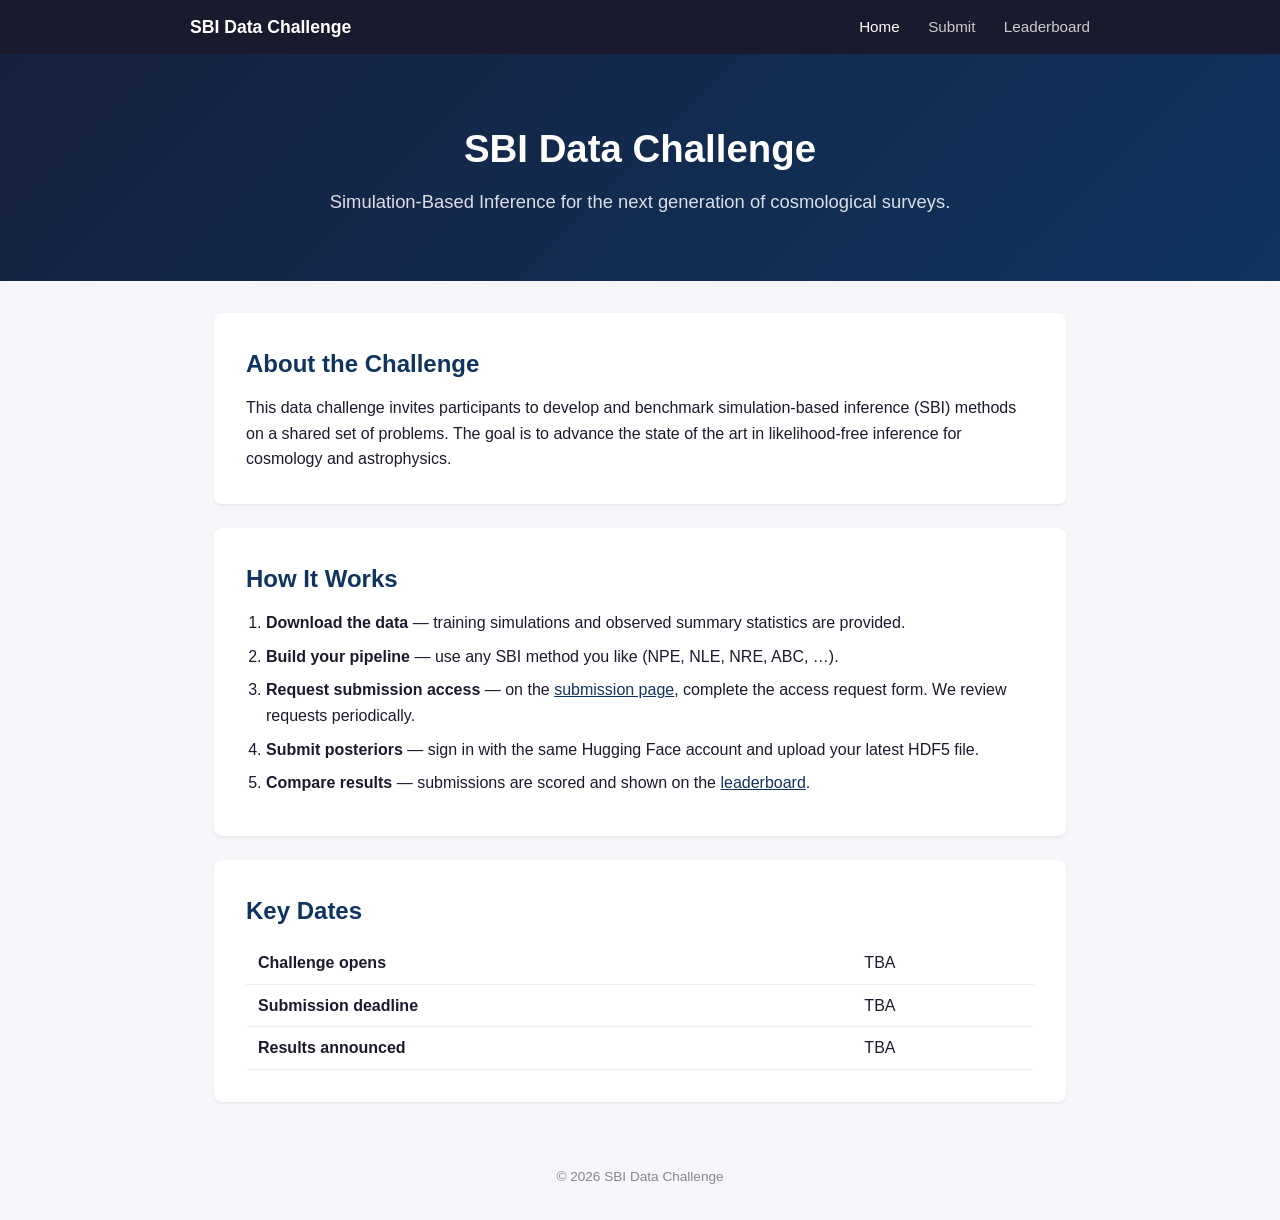
<file: index.html>
<!DOCTYPE html>
<html lang="en">
<head>
  <meta charset="UTF-8">
  <meta name="viewport" content="width=device-width, initial-scale=1.0">
  <title>SBI Data Challenge</title>
  <link rel="stylesheet" href="style.css">
</head>
<body>
  <nav>
    <div class="nav-inner">
      <a href="index.html" class="logo">SBI Data Challenge</a>
      <div class="nav-links">
        <a href="index.html" class="active">Home</a>
        <a href="submit.html">Submit</a>
        <a href="leaderboard.html">Leaderboard</a>
      </div>
    </div>
  </nav>

  <header class="hero">
    <h1>SBI Data Challenge</h1>
    <p>Simulation-Based Inference for the next generation of cosmological surveys.</p>
  </header>

  <main>
    <section>
      <h2>About the Challenge</h2>
      <p>
        This data challenge invites participants to develop and benchmark
        simulation-based inference (SBI) methods on a shared set of problems.
        The goal is to advance the state of the art in likelihood-free inference
        for cosmology and astrophysics.
      </p>
    </section>

    <section>
      <h2>How It Works</h2>
      <ol>
        <li><strong>Download the data</strong> &mdash; training simulations and observed summary statistics are provided.</li>
        <li><strong>Build your pipeline</strong> &mdash; use any SBI method you like (NPE, NLE, NRE, ABC, &hellip;).</li>
        <li><strong>Request submission access</strong> &mdash; on the <a href="submit.html">submission page</a>, complete the access request form. We review requests periodically.</li>
        <li><strong>Submit posteriors</strong> &mdash; sign in with the same Hugging Face account and upload your latest HDF5 file.</li>
        <li><strong>Compare results</strong> &mdash; submissions are scored and shown on the <a href="leaderboard.html">leaderboard</a>.</li>
      </ol>
    </section>

    <section>
      <h2>Key Dates</h2>
      <table>
        <tr><td>Challenge opens</td><td>TBA</td></tr>
        <tr><td>Submission deadline</td><td>TBA</td></tr>
        <tr><td>Results announced</td><td>TBA</td></tr>
      </table>
    </section>
  </main>

  <footer>
    <p>&copy; 2026 SBI Data Challenge</p>
  </footer>
</body>
</html>
</file>
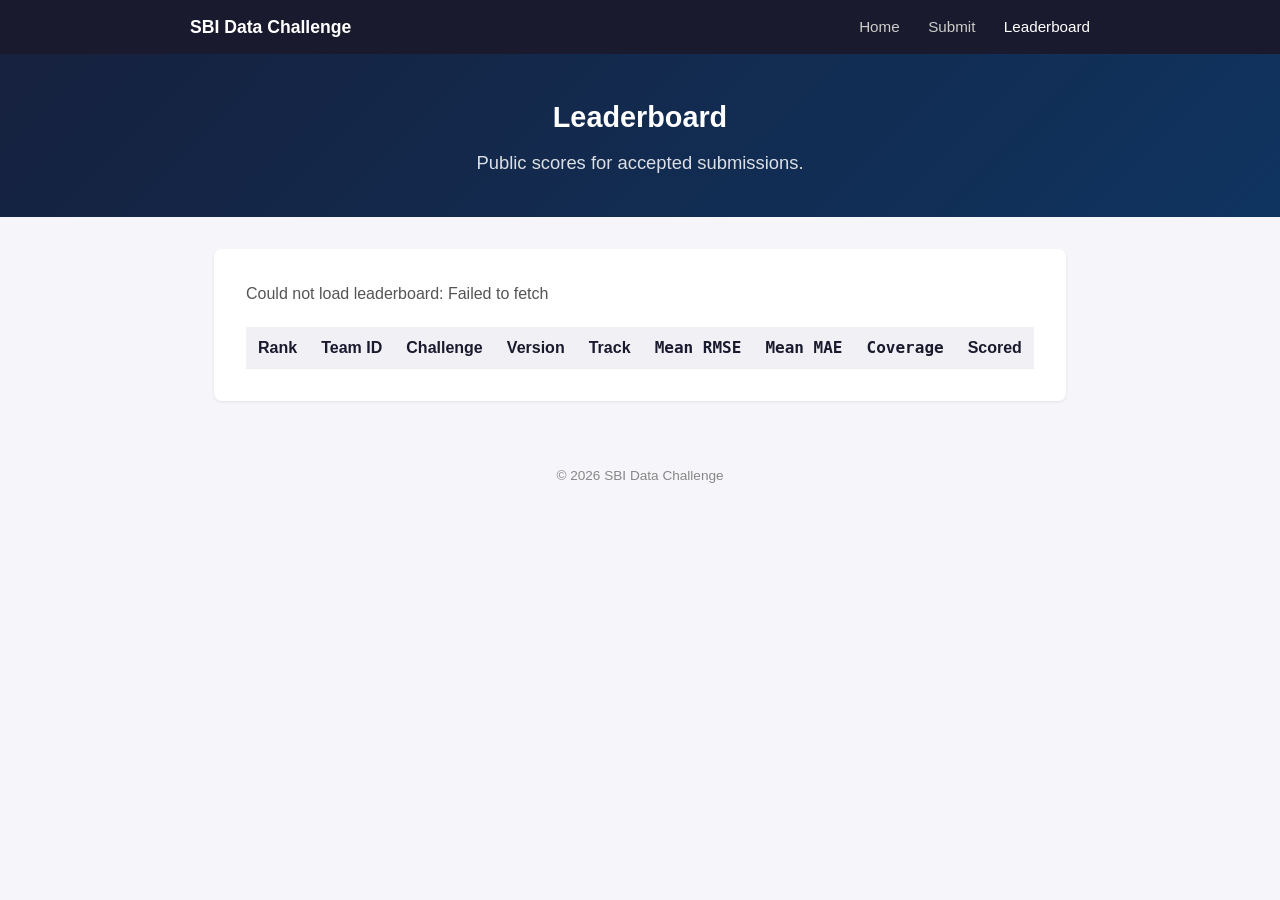
<file: leaderboard.html>
<!DOCTYPE html>
<html lang="en">
<head>
  <meta charset="UTF-8">
  <meta name="viewport" content="width=device-width, initial-scale=1.0">
  <title>Leaderboard &mdash; SBI Data Challenge</title>
  <link rel="stylesheet" href="style.css">
</head>
<body>
  <nav>
    <div class="nav-inner">
      <a href="index.html" class="logo">SBI Data Challenge</a>
      <div class="nav-links">
        <a href="index.html">Home</a>
        <a href="submit.html">Submit</a>
        <a href="leaderboard.html" class="active">Leaderboard</a>
      </div>
    </div>
  </nav>

  <header class="hero hero-small">
    <h1>Leaderboard</h1>
    <p>Public scores for accepted submissions.</p>
  </header>

  <main>
    <section class="submit-section wide">
      <p class="leaderboard-meta" id="leaderboard-meta">Loading leaderboard&hellip;</p>
      <div class="leaderboard-wrap">
        <table class="leaderboard-table">
          <thead>
            <tr>
              <th>Rank</th>
              <th>Team ID</th>
              <th>Challenge</th>
              <th>Version</th>
              <th>Track</th>
              <th class="num">Mean RMSE</th>
              <th class="num">Mean MAE</th>
              <th class="num">Coverage</th>
              <th>Scored</th>
            </tr>
          </thead>
          <tbody id="leaderboard-rows"></tbody>
        </table>
      </div>
      <p class="fine-print" id="leaderboard-empty" hidden>
        No scored submissions yet.
      </p>
    </section>
  </main>

  <footer>
    <p>&copy; 2026 SBI Data Challenge</p>
  </footer>

  <script>
    const ENDPOINT = "https://galaxy-sbi-challenge-submission-api.hf.space/api/leaderboard.json";

    function escapeHtml(value) {
      return String(value)
        .replace(/&/g, "&amp;")
        .replace(/</g, "&lt;")
        .replace(/>/g, "&gt;")
        .replace(/"/g, "&quot;")
        .replace(/'/g, "&#39;");
    }

    function formatNumber(value) {
      if (typeof value !== "number" || Number.isNaN(value)) return "&mdash;";
      return value.toFixed(4);
    }

    function formatTime(value) {
      if (!value) return "";
      const date = new Date(value);
      return Number.isNaN(date.getTime()) ? value : date.toLocaleString();
    }

    async function loadLeaderboard() {
      const meta = document.getElementById("leaderboard-meta");
      const tbody = document.getElementById("leaderboard-rows");
      const empty = document.getElementById("leaderboard-empty");

      try {
        const res = await fetch(ENDPOINT, { cache: "no-store" });
        if (!res.ok) throw new Error("HTTP " + res.status);
        const data = await res.json();
        const entries = Array.isArray(data.entries) ? data.entries : [];

        if (entries.length === 0) {
          meta.textContent = "No scored submissions yet.";
          empty.hidden = false;
          return;
        }

        const metric = data.metric || "point_rmse_mean";
        const direction = data.lower_is_better === false ? "higher is better" : "lower is better";
        const generated = formatTime(data.generated_at) || "unknown";
        meta.textContent = "Ranked by " + metric + " (" + direction + ") within each challenge. Last updated " + generated + ".";

        for (const entry of entries) {
          const row = document.createElement("tr");
          const summary = entry.summary || {};
          row.innerHTML =
            "<td>" + escapeHtml(entry.rank ?? "") + "</td>" +
            "<td>" + escapeHtml(entry.team_id || "") + "</td>" +
            "<td>" + escapeHtml(entry.challenge_id || "") + "</td>" +
            "<td>" + escapeHtml(entry.dataset_version || "") + "</td>" +
            "<td>" + escapeHtml(entry.track || "") + "</td>" +
            "<td class=\"num\">" + formatNumber(summary.point_rmse_mean) + "</td>" +
            "<td class=\"num\">" + formatNumber(summary.point_mae_mean) + "</td>" +
            "<td class=\"num\">" + formatNumber(summary.posterior_coverage_mean) + "</td>" +
            "<td>" + escapeHtml(formatTime(entry.scored_at)) + "</td>";
          tbody.appendChild(row);
        }
      } catch (err) {
        meta.textContent = "Could not load leaderboard: " + err.message;
      }
    }

    loadLeaderboard();
  </script>
</body>
</html>
</file>
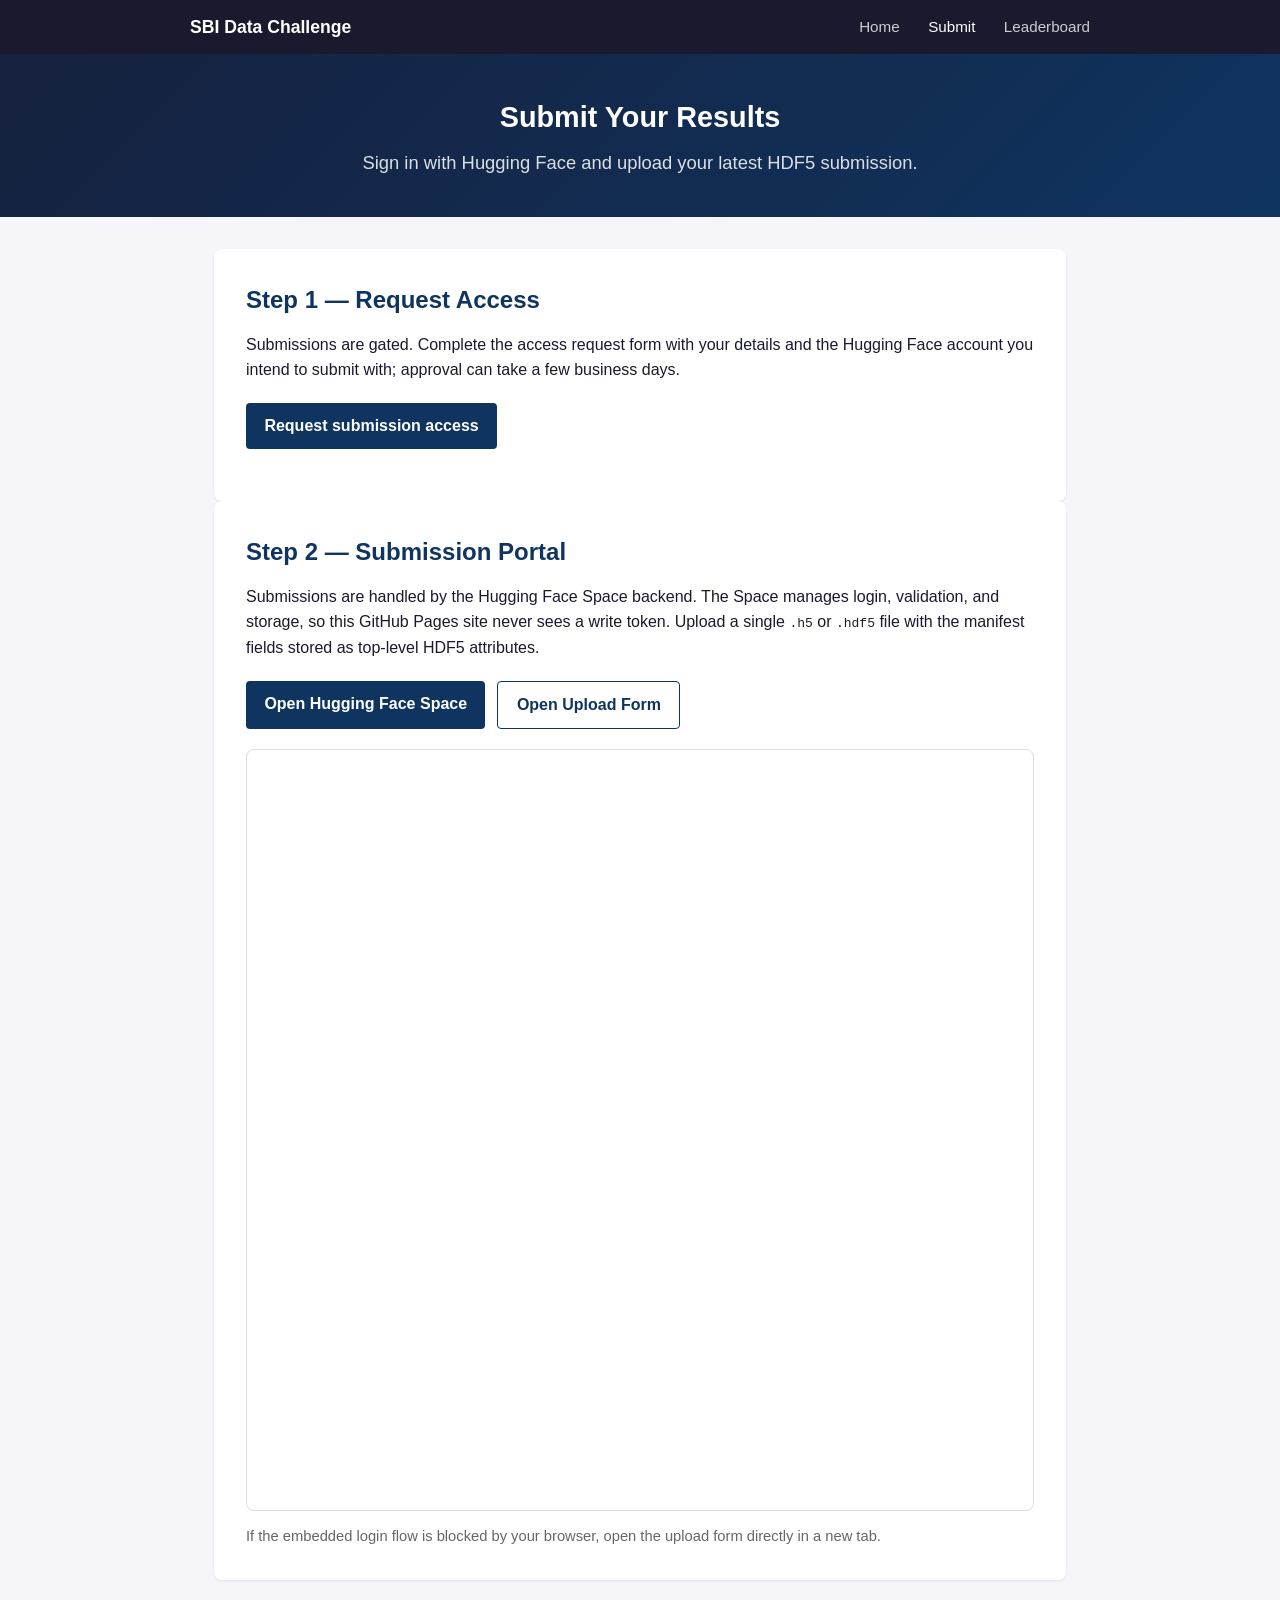
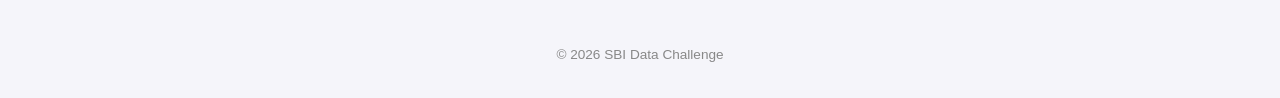
<file: submit.html>
<!DOCTYPE html>
<html lang="en">
<head>
  <meta charset="UTF-8">
  <meta name="viewport" content="width=device-width, initial-scale=1.0">
  <title>Submit &mdash; SBI Data Challenge</title>
  <link rel="stylesheet" href="style.css">
</head>
<body>
  <nav>
    <div class="nav-inner">
      <a href="index.html" class="logo">SBI Data Challenge</a>
      <div class="nav-links">
        <a href="index.html">Home</a>
        <a href="submit.html" class="active">Submit</a>
        <a href="leaderboard.html">Leaderboard</a>
      </div>
    </div>
  </nav>

  <header class="hero hero-small">
    <h1>Submit Your Results</h1>
    <p>Sign in with Hugging Face and upload your latest HDF5 submission.</p>
  </header>

  <main>
    <section class="submit-section wide">
      <h2>Step 1 &mdash; Request Access</h2>
      <p>
        Submissions are gated. Complete the access request form with your
        details and the Hugging Face account you intend to submit with; approval
        can take a few business days.
      </p>
      <div class="actions">
        <a class="button-link" href="https://forms.gle/i4rsbxuXzmAtMgSP9">
          Request submission access
        </a>
      </div>
    </section>

    <section class="submit-section wide">
      <h2>Step 2 &mdash; Submission Portal</h2>
      <p>
        Submissions are handled by the Hugging Face Space backend. The Space
        manages login, validation, and storage, so this GitHub Pages site never
        sees a write token. Upload a single <code>.h5</code> or
        <code>.hdf5</code> file with the manifest fields stored as top-level
        HDF5 attributes.
      </p>

      <div class="actions">
        <a class="button-link" href="https://huggingface.co/spaces/galaxy-sbi-challenge/submission-api">
          Open Hugging Face Space
        </a>
        <a class="button-link secondary" href="https://galaxy-sbi-challenge-submission-api.hf.space/submit-ui">
          Open Upload Form
        </a>
      </div>

      <div class="submission-frame-wrap">
        <iframe
          class="submission-frame"
          src="https://galaxy-sbi-challenge-submission-api.hf.space/submit-ui"
          title="SBI Data Challenge submission form"
          loading="lazy"
        ></iframe>
      </div>

      <p class="fine-print">
        If the embedded login flow is blocked by your browser, open the upload
        form directly in a new tab.
      </p>
    </section>
  </main>

  <footer>
    <p>&copy; 2026 SBI Data Challenge</p>
  </footer>
</body>
</html>
</file>
<file: style.css>
* {
  margin: 0;
  padding: 0;
  box-sizing: border-box;
}

body {
  font-family: -apple-system, BlinkMacSystemFont, "Segoe UI", Roboto, Helvetica, Arial, sans-serif;
  color: #1a1a2e;
  background: #f5f5fa;
  line-height: 1.6;
}

/* Nav */
nav {
  background: #1a1a2e;
  color: #fff;
  padding: 0.8rem 1.5rem;
}
.nav-inner {
  max-width: 900px;
  margin: 0 auto;
  display: flex;
  justify-content: space-between;
  align-items: center;
}
.logo {
  font-weight: 700;
  font-size: 1.1rem;
  color: #fff;
  text-decoration: none;
}
.nav-links a {
  color: #ccc;
  text-decoration: none;
  margin-left: 1.5rem;
  font-size: 0.95rem;
}
.nav-links a.active,
.nav-links a:hover {
  color: #fff;
}

/* Hero */
.hero {
  background: linear-gradient(135deg, #16213e, #0f3460);
  color: #fff;
  text-align: center;
  padding: 4rem 1.5rem;
}
.hero h1 {
  font-size: 2.4rem;
  margin-bottom: 0.5rem;
}
.hero p {
  font-size: 1.15rem;
  opacity: 0.85;
}
.hero-small {
  padding: 2.5rem 1.5rem;
}
.hero-small h1 {
  font-size: 1.8rem;
}

/* Main */
main {
  max-width: 900px;
  margin: 2rem auto;
  padding: 0 1.5rem;
}
section {
  background: #fff;
  border-radius: 8px;
  padding: 2rem;
  margin-bottom: 1.5rem;
  box-shadow: 0 1px 3px rgba(0,0,0,0.08);
}
section h2 {
  margin-bottom: 0.75rem;
  color: #0f3460;
}
ol {
  padding-left: 1.25rem;
}
ol li {
  margin-bottom: 0.5rem;
}
table {
  width: 100%;
  border-collapse: collapse;
  margin-top: 0.5rem;
}
table td {
  padding: 0.5rem 0.75rem;
  border-bottom: 1px solid #eee;
}
table tr td:first-child {
  font-weight: 600;
}

/* Form */
.submit-section {
  max-width: 560px;
  margin: 0 auto;
}
.submit-section.wide {
  max-width: 900px;
}
label {
  display: block;
  font-weight: 600;
  margin: 1rem 0 0.3rem;
}
input[type="text"],
textarea {
  width: 100%;
  padding: 0.55rem 0.75rem;
  border: 1px solid #ccc;
  border-radius: 4px;
  font-size: 0.95rem;
}
input[type="file"] {
  margin-top: 0.25rem;
}
button {
  margin-top: 1.5rem;
  background: #0f3460;
  color: #fff;
  border: none;
  padding: 0.65rem 2rem;
  font-size: 1rem;
  border-radius: 4px;
  cursor: pointer;
}
button:hover {
  background: #16213e;
}

.actions {
  display: flex;
  flex-wrap: wrap;
  gap: 0.75rem;
  margin: 1.25rem 0;
}

.button-link {
  display: inline-block;
  background: #0f3460;
  color: #fff;
  text-decoration: none;
  padding: 0.65rem 1.15rem;
  border-radius: 4px;
  font-weight: 600;
}

.button-link:hover {
  background: #16213e;
  color: #fff;
}

.button-link.secondary {
  background: #fff;
  color: #0f3460;
  border: 1px solid #0f3460;
}

.button-link.secondary:hover {
  background: #e8f0fe;
}

.submission-frame-wrap {
  overflow: hidden;
  margin-top: 1.25rem;
  border: 1px solid #ddd;
  border-radius: 8px;
  background: #fff;
}

.submission-frame {
  display: block;
  width: 100%;
  height: 760px;
  border: 0;
}

.fine-print {
  margin-top: 0.85rem;
  color: #666;
  font-size: 0.92rem;
}

/* Status message */
.status {
  margin-top: 1rem;
  padding: 0.75rem 1rem;
  border-radius: 4px;
  font-size: 0.95rem;
}
.status.info {
  background: #e8f0fe;
  color: #1a1a2e;
  border: 1px solid #a8c7fa;
}

/* Leaderboard */
.leaderboard-meta {
  color: #555;
  margin-bottom: 0.75rem;
}
.leaderboard-wrap {
  overflow-x: auto;
}
.leaderboard-table {
  width: 100%;
  border-collapse: collapse;
}
.leaderboard-table th,
.leaderboard-table td {
  padding: 0.5rem 0.75rem;
  border-bottom: 1px solid #eee;
  text-align: left;
}
.leaderboard-table th {
  background: #f0f0f5;
  color: #1a1a2e;
  font-weight: 600;
}
.leaderboard-table th.num,
.leaderboard-table td.num {
  text-align: right;
  font-family: ui-monospace, SFMono-Regular, Menlo, monospace;
}

/* Footer */
footer {
  text-align: center;
  padding: 2rem 1rem;
  font-size: 0.85rem;
  color: #888;
}

a {
  color: #0f3460;
}
</file>
